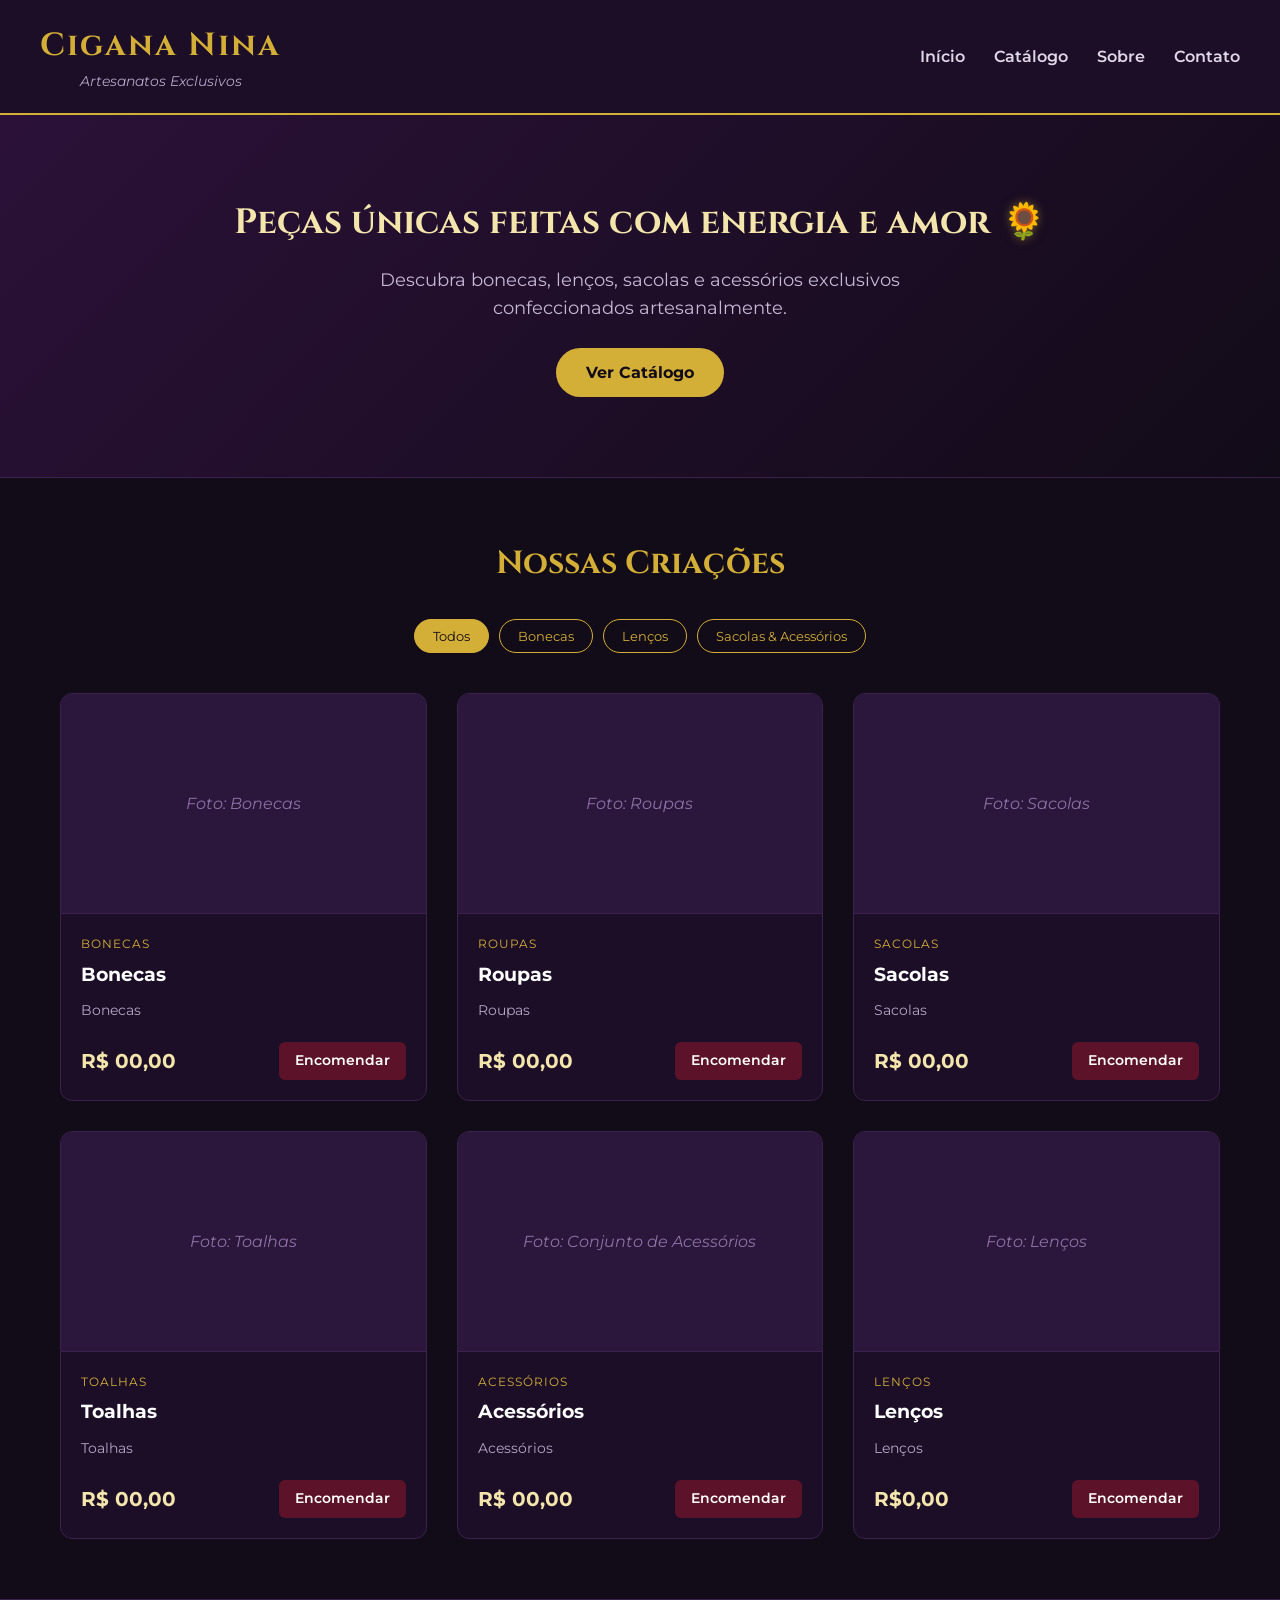
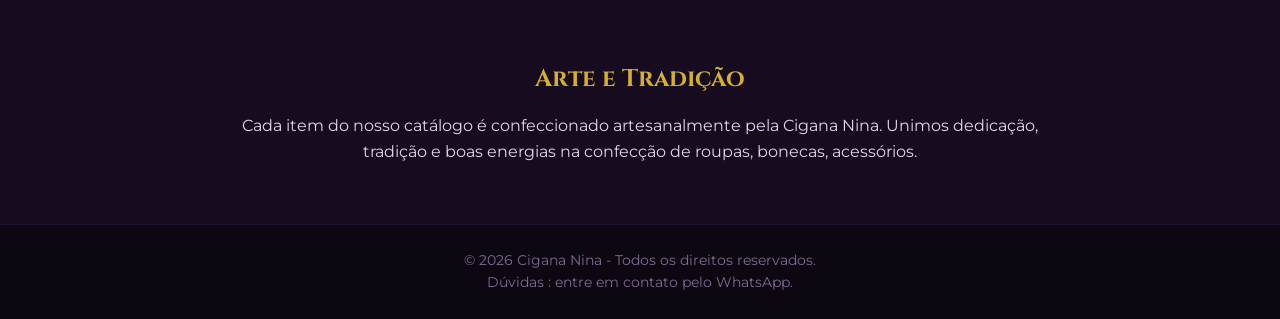
<file: index.html>
<!DOCTYPE html>
<html lang="pt-BR">

<head>
    <meta charset="UTF-8">
    <meta name="viewport" content="width=device-width, initial-scale=1.0">
    <title>Cigana Nina</title>
    <link rel="stylesheet" href="style.css">
    <!-- Fontes do Google -->
    <link rel="preconnect" href="https://fonts.googleapis.com">
    <link rel="preconnect" href="https://fonts.gstatic.com" crossorigin>
    <link
        href="https://fonts.googleapis.com/css2?family=Cinzel:wght@500;700&family=Montserrat:wght@300;400;600&display=swap"
        rel="stylesheet">
</head>

<body>

    <!-- CABEÇALHO -->
    <header class="header">
        <div class="logo-container">
            <h1>Cigana Nina</h1>
            <p class="tagline">Artesanatos Exclusivos</p>
        </div>
        <nav class="nav">
            <a href="#inicio">Início</a>
            <a href="#catalogo">Catálogo</a>
            <a href="#sobre">Sobre</a>
            <a href="#contato">Contato</a>
        </nav>
    </header>

    <!-- BANNER PRINCIPAL -->
    <section id="inicio" class="hero">
        <div class="hero-content">
            <h2>
                Peças únicas feitas com energia e amor <span class="sunflower-icon" title="Girassol">🌻</span>
            </h2>
            <p>Descubra bonecas, lenços, sacolas e acessórios exclusivos confeccionados artesanalmente.</p>
            <a href="#catalogo" class="btn">Ver Catálogo</a>
        </div>
    </section>

    <!-- CATÁLOGO DE PRODUTOS -->
    <section id="catalogo" class="catalog-section">
        <h2 class="section-title">Nossas Criações</h2>

        <!-- Filtros de Categoria -->
        <div class="filter-buttons">
            <button class="filter-btn active">Todos</button>
            <button class="filter-btn">Bonecas</button>
            <button class="filter-btn">Lenços</button>
            <button class="filter-btn">Sacolas & Acessórios</button>
        </div>

        <div class="product-grid">

            <!-- PRODUTO 1 -->
            <div class="product-card">
                <div class="image-placeholder">
                    <span>Foto: Bonecas</span>
                </div>
                <div class="product-info">
                    <span class="category">Bonecas </span>
                    <h3>Bonecas  </h3>
                    <p class="description">Bonecas </p>
                    <div class="price-action">
                        <span class="price">R$ 00,00</span>
                        <a href="https://wa.me/5519999999999?text=Olá,%20tenho%20interesse%20na%20Boneca%20Cigana%20Encantada"
                            class="buy-btn" target="_blank">Encomendar</a>
                    </div>
                </div>
            </div>

            <!-- PRODUTO 2 -->
            <div class="product-card">
                <div class="image-placeholder">
                    <span>Foto: Roupas</span>
                </div>
                <div class="product-info">
                    <span class="category">Roupas</span>
                    <h3>Roupas</h3>
                    <p class="description">Roupas 
                    </p>
                    <div class="price-action">
                        <span class="price">R$ 00,00</span>
                        <a href="https://wa.me/5519999999999?text=Olá,%20tenho%20interesse%20no%20Vestido%20Cigano%20Místico"
                            class="buy-btn" target="_blank">Encomendar</a>
                    </div>
                </div>
            </div>

            <!-- PRODUTO 3 -->
            <div class="product-card">
                <div class="image-placeholder">
                    <span>Foto: Sacolas</span>
                </div>
                <div class="product-info">
                    <span class="category">Sacolas</span>
                    <h3>Sacolas</h3>
                    <p class="description">Sacolas</p>
                    <div class="price-action">
                        <span class="price">R$ 00,00</span>
                        <a href="https://wa.me/5519999999999?text=Olá,%20tenho%20interesse%20na%20Sacola%20Bordada"
                            class="buy-btn" target="_blank">Encomendar</a>
                    </div>
                </div>
            </div>

            <!-- PRODUTO 4 -->
            <div class="product-card">
                <div class="image-placeholder">
                    <span>Foto: Toalhas 
                </div>
                <div class="product-info">
                    <span class="category">Toalhas</span>
                    <h3>Toalhas</h3>
                    <p class="description">Toalhas</p>
                    <div class="price-action">
                        <span class="price">R$ 00,00</span>
                        <a href="https://wa.me/5519999999999?text=Olá,%20tenho%20interesse%20na%20Toalha%20Ritualística"
                            class="buy-btn" target="_blank">Encomendar</a>
                    </div>
                </div>
            </div>

            <!-- PRODUTO 5 -->
            <div class="product-card">
                <div class="image-placeholder">
                    <span>Foto: Conjunto de Acessórios</span>
                </div>
                <div class="product-info">
                    <span class="category">Acessórios</span>
                    <h3>Acessórios</h3>
                    <p class="description">Acessórios</p>
                    <div class="price-action">
                        <span class="price">R$ 00,00</span>
                        <a href="https://wa.me/5519999999999?text=Olá,%20tenho%20interesse%20no%20Conjunto%20de%20Acessórios"
                            class="buy-btn" target="_blank">Encomendar</a>
                    </div>
                </div>
            </div>

            <!-- PRODUTO 6 -->
            <div class="product-card">
                <div class="image-placeholder">
                    <span>Foto: Lenços</span>
                </div>
                <div class="product-info">
                    <span class="category">Lenços</span>
                    <h3>Lenços</h3>
                    <p class="description">Lenços</p>
                    <div class="price-action">
                        <span class="price">R$0,00</span>
                        <a href="https://wa.me/5519999999999?text=Olá,%20tenho%20interesse%20na%20Lenços%20de%20Proteção"
                            class="buy-btn" target="_blank">Encomendar</a>
                    </div>
                </div>
            </div>

        </div>
    </section>

    <!-- SEÇÃO SOBRE -->
    <section id="sobre" class="about-section">
        <div class="about-container">
            <h2>Arte e Tradição</h2>
            <p>Cada item do nosso catálogo é confeccionado artesanalmente pela Cigana Nina. Unimos dedicação, tradição e
                boas energias na confecção de roupas, bonecas, acessórios.</p>
        </div>
    </section>

    <!-- RODAPÉ -->
    <footer id="contato" class="footer">
        <div class="footer-content">
            <p>&copy; 2026 Cigana Nina - Todos os direitos reservados.</p>
            <p>Dúvidas : entre em contato pelo WhatsApp.</p>
        </div>
    </footer>

</body>

</html>
</file>
<file: style.css>
/* ESTILOS GERAIS */
* {
    margin: 0;
    padding: 0;
    box-sizing: border-box;
}

body {
    font-family: 'Montserrat', sans-serif;
    background-color: #120b18;
    color: #e0d8e8;
    line-height: 1.6;
}

/* CABEÇALHO */
.header {
    background-color: #1c0e27;
    border-bottom: 2px solid #d4af37;
    padding: 20px 40px;
    display: flex;
    justify-content: space-between;
    align-items: center;
    flex-wrap: wrap;
}

.logo-container {
    text-align: center;
}

.logo-container h1 {
    font-family: 'Cinzel', serif;
    color: #d4af37;
    font-size: 2rem;
    letter-spacing: 2px;
}

.logo-container .tagline {
    font-size: 0.85rem;
    color: #b5a4c5;
    font-style: italic;
}

.nav a {
    color: #e0d8e8;
    text-decoration: none;
    margin-left: 25px;
    font-weight: 600;
    transition: color 0.3s;
}

.nav a:hover {
    color: #d4af37;
}

/* BANNER HERO */
.hero {
    background: linear-gradient(135deg, #2b1138 0%, #120b18 100%);
    padding: 80px 20px;
    text-align: center;
    border-bottom: 1px solid #3a224c;
}

.hero-content h2 {
    font-family: 'Cinzel', serif;
    font-size: 2.2rem;
    color: #f3e5ab;
    margin-bottom: 15px;
    display: flex;
    align-items: center;
    justify-content: center;
    gap: 12px;
    flex-wrap: wrap;
}

/* ESTILO DO GIRASSOL */
.sunflower-icon {
    font-size: 2.2rem;
    display: inline-block;
    vertical-align: middle;
    filter: drop-shadow(0 0 5px rgba(212, 175, 55, 0.5));
    animation: pulse 3s infinite ease-in-out;
}

.hero-content p {
    font-size: 1.1rem;
    max-width: 600px;
    margin: 0 auto 25px auto;
    color: #c7b8d6;
}

.btn {
    display: inline-block;
    background-color: #d4af37;
    color: #120b18;
    padding: 12px 30px;
    border-radius: 25px;
    text-decoration: none;
    font-weight: bold;
    transition: background 0.3s, transform 0.2s;
}

.btn:hover {
    background-color: #f3e5ab;
    transform: translateY(-2px);
}

/* CATÁLOGO */
.catalog-section {
    padding: 60px 20px;
    max-width: 1200px;
    margin: 0 auto;
}

.section-title {
    font-family: 'Cinzel', serif;
    text-align: center;
    font-size: 2rem;
    color: #d4af37;
    margin-bottom: 30px;
}

.filter-buttons {
    display: flex;
    justify-content: center;
    gap: 10px;
    margin-bottom: 40px;
    flex-wrap: wrap;
}

.filter-btn {
    background: transparent;
    border: 1px solid #d4af37;
    color: #d4af37;
    padding: 8px 18px;
    border-radius: 20px;
    cursor: pointer;
    font-family: 'Montserrat', sans-serif;
    transition: all 0.3s;
}

.filter-btn.active,
.filter-btn:hover {
    background: #d4af37;
    color: #120b18;
}

/* GRID DE PRODUTOS */
.product-image-container {
    height: 250px;
    overflow: hidden;
    background-color: #2b173b;
}

.product-img {
    width: 100%;
    height: 100%;
    object-fit: cover;
    /* Ajusta a imagem sem distorcer ou esticar */
    transition: transform 0.3s ease;
}

.product-card:hover .product-img {
    transform: scale(1.05);
    /* Efeito suave de zoom ao passar o mouse */
}

.product-grid {
    display: grid;
    grid-template-columns: repeat(auto-fill, minmax(280px, 1fr));
    gap: 30px;
}

.product-card {
    background-color: #1c0e27;
    border: 1px solid #3a224c;
    border-radius: 12px;
    overflow: hidden;
    transition: transform 0.3s, box-shadow 0.3s;
    display: flex;
    flex-direction: column;
}

.product-card:hover {
    transform: translateY(-5px);
    box-shadow: 0 8px 20px rgba(212, 175, 55, 0.15);
    border-color: #d4af37;
}

.image-placeholder {
    height: 220px;
    background-color: #2b173b;
    display: flex;
    align-items: center;
    justify-content: center;
    color: #8c71a5;
    font-style: italic;
    border-bottom: 1px solid #3a224c;
}

.product-info {
    padding: 20px;
    display: flex;
    flex-direction: column;
    flex-grow: 1;
}

.category {
    font-size: 0.75rem;
    text-transform: uppercase;
    color: #d4af37;
    letter-spacing: 1px;
    margin-bottom: 5px;
}

.product-info h3 {
    font-size: 1.2rem;
    color: #ffffff;
    margin-bottom: 10px;
}

.description {
    font-size: 0.9rem;
    color: #b5a4c5;
    margin-bottom: 20px;
    flex-grow: 1;
}

.price-action {
    display: flex;
    justify-content: space-between;
    align-items: center;
}

.price {
    font-size: 1.25rem;
    font-weight: bold;
    color: #f3e5ab;
}

.buy-btn {
    background-color: #5c1329;
    color: #ffffff;
    padding: 8px 16px;
    border-radius: 6px;
    text-decoration: none;
    font-size: 0.85rem;
    font-weight: 600;
    transition: background 0.3s;
}

.buy-btn:hover {
    background-color: #801b3a;
}

/* SOBRE E RODAPÉ */
.about-section {
    background-color: #170b20;
    padding: 60px 20px;
    text-align: center;
    border-top: 1px solid #3a224c;
}

.about-container {
    max-width: 800px;
    margin: 0 auto;
}

.about-container h2 {
    font-family: 'Cinzel', serif;
    color: #d4af37;
    margin-bottom: 15px;
}

.footer {
    background-color: #0d0712;
    border-top: 1px solid #231230;
    padding: 25px 20px;
    text-align: center;
    font-size: 0.85rem;
    color: #7e6b91;
}
</file>
